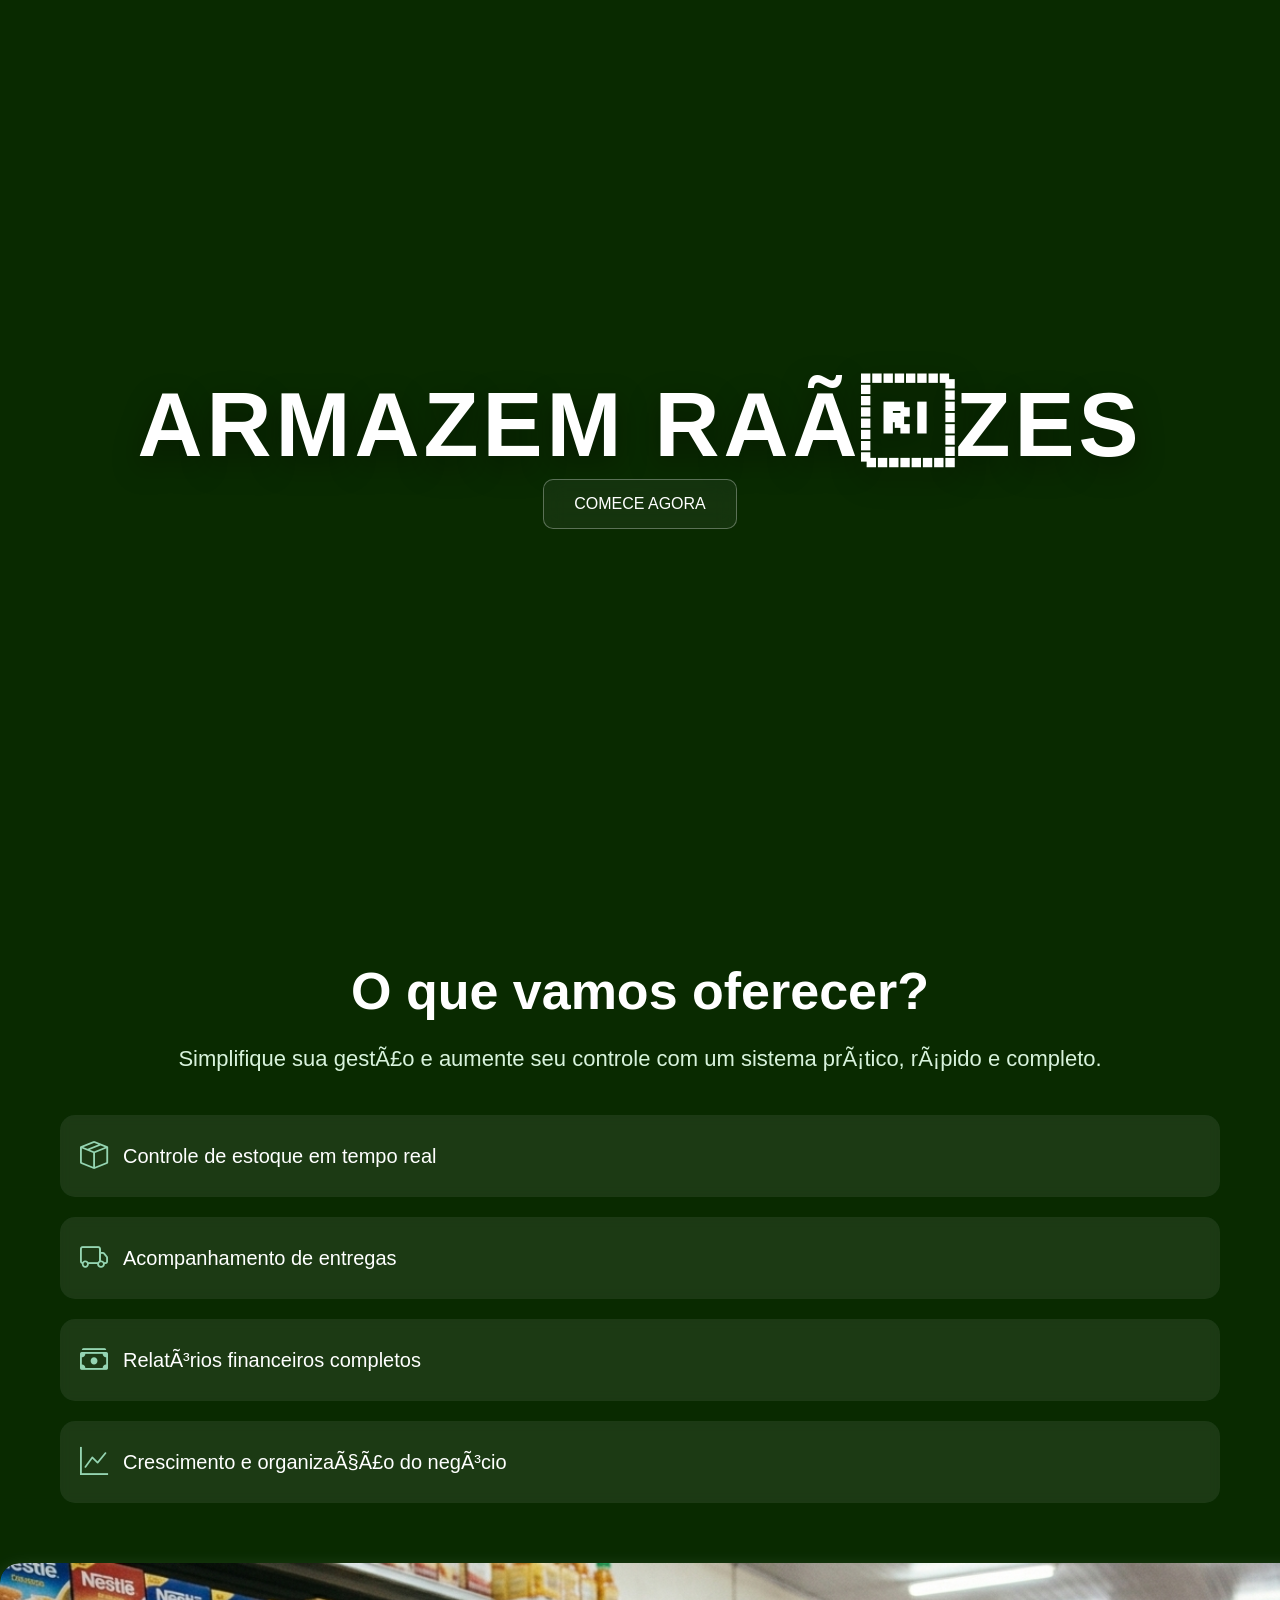
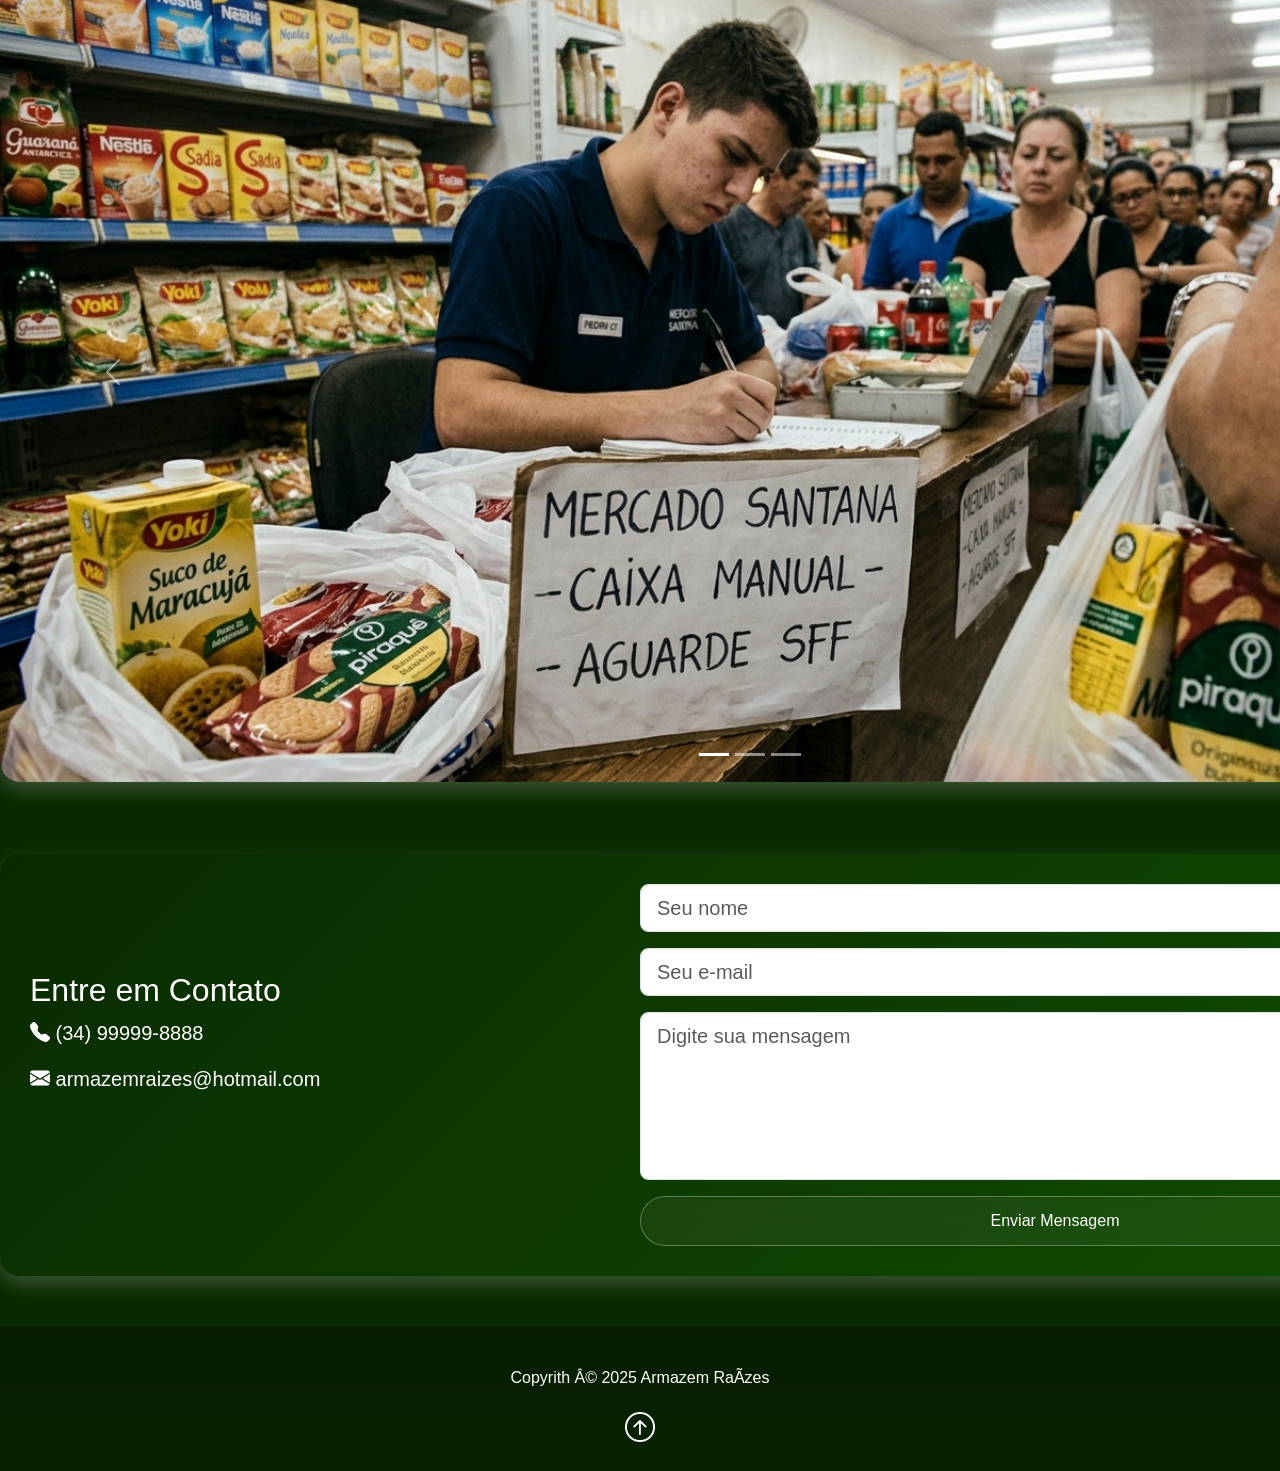
<file: Site%20Bootstrap/index.html>
<!DOCTYPE html>
<html lang="pt-BR>
<head>
    <meta charset="UTF-8">
    <meta name="viewport" content="width=device-width, initial-scale=1.0">
    <title>Armazem Raízes</title>
    <link href="https://cdn.jsdelivr.net/npm/bootstrap@5.3.8/dist/css/bootstrap.min.css" rel="stylesheet"
    integrity="sha384-sRIl4kxILFvY47J16cr9ZwB07vP4J8+LH7qKQnuqkuIAvNWLzeN8tE5YBujZqJLB" crossorigin="anonymous">
    <link rel="stylesheet" href="https://cdn.jsdelivr.net/npm/bootstrap-icons@1.13.1/font/bootstrap-icons.min.css">

  <link rel="stylesheet" href="css/styleI.css">
</head>
<body>
<header>
<div class="centro">
    <h1>ARMAZEM RAÍZES</h1>

    <a href="login.html" class="btn">COMECE AGORA</a>
</div>
<section class="sobre">

    <h1>O que vamos oferecer?</h1>

    <p class="subtitulo">
        Simplifique sua gestão e aumente seu controle com um sistema prático, rápido e completo.
    </p>

    <div class="beneficios">

        <div class="item">
            <i class="bi bi-box-seam"></i>
            <span>Controle de estoque em tempo real</span>
        </div>

        <div class="item">
            <i class="bi bi-truck"></i>
            <span>Acompanhamento de entregas</span>
        </div>

        <div class="item">
            <i class="bi bi-cash-stack"></i>
            <span>Relatórios financeiros completos</span>
        </div>

        <div class="item">
            <i class="bi bi-graph-up"></i>
            <span>Crescimento e organização do negócio</span>
        </div>

    </div>

</section>



<div id="carouselExampleCaptions" class="carousel slide">
  <div class="carousel-indicators">
    <button type="button" data-bs-target="#carouselExampleCaptions" data-bs-slide-to="0" class="active" aria-current="true" aria-label="Slide 1"></button>
    <button type="button" data-bs-target="#carouselExampleCaptions" data-bs-slide-to="1" aria-label="Slide 2"></button>
    <button type="button" data-bs-target="#carouselExampleCaptions" data-bs-slide-to="2" aria-label="Slide 3"></button>
  </div>
  <div class="carousel-inner carosusel">
    <div class="carousel-item active">
      <img src="img/img III.png" class="d-block w-100" alt="...">
    </div>
    <div class="carousel-item">
      <img src="img/imgII.png" class="d-block w-100" alt="...">
    </div>
    <div class="carousel-item">
      <img src="img/imgIIII.png" class="d-block w-100" alt="...">
    </div>
  </div>
  <button class="carousel-control-prev" type="button" data-bs-target="#carouselExampleCaptions" data-bs-slide="prev">
    <span class="carousel-control-prev-icon" aria-hidden="true"></span>
    <span class="visually-hidden">Previous</span>
  </button>
  <button class="carousel-control-next" type="button" data-bs-target="#carouselExampleCaptions" data-bs-slide="next">
    <span class="carousel-control-next-icon" aria-hidden="true"></span>
    <span class="visually-hidden">Next</span>
  </button>
</div>

<br><br><br>

<section>

    <div class="container-box">

      <div class="row align-items-center">

        <div class="col-lg-5 mb-5">

          <h2 class="titulo-section">
            Entre em Contato
          </h2>

          <p class="fs-5">

            <i class="bi bi-telephone-fill"></i>
            (34) 99999-8888

          </p>

          <p class="fs-5">

            <i class="bi bi-envelope-fill"></i>
            armazemraizes@hotmail.com

          </p>

        </div>

        <div class="col-lg-7">

          <div class="form-box">

            <form>

              <div class="mb-3">

                <input type="text"
                  class="form-control form-control-lg"
                  placeholder="Seu nome">

              </div>

              <div class="mb-3">

                <input type="email"
                  class="form-control form-control-lg"
                  placeholder="Seu e-mail">

              </div>

              <div class="mb-3">

                <textarea class="form-control form-control-lg"
                  rows="5"
                  placeholder="Digite sua mensagem"></textarea>

              </div>

              <button class="btn btn-dark btn-lg w-100 rounded-pill">

                Enviar Mensagem

              </button>

            </form>

          </div>

        </div>

      </div>

    </div>

  </section>

<footer style="margin-top: 50px;">
</footer>
<footer>
        <div class="rodape">
        <p>Copyrith © 2025 Armazem Raízes </p>
        <a href="#">
            <i class="bi bi-arrow-up-circle icone"></i>
        </a>
    </div>

    </footer>




      <script src="https://cdn.jsdelivr.net/npm/bootstrap@5.3.8/dist/js/bootstrap.bundle.min.js"
    integrity="sha384-FKyoEForCGlyvwx9Hj09JcYn3nv7wiPVlz7YYwJrWVcXK/BmnVDxM+D2scQbITxI"
    crossorigin="anonymous"></script>
</body>
</html>
</file>
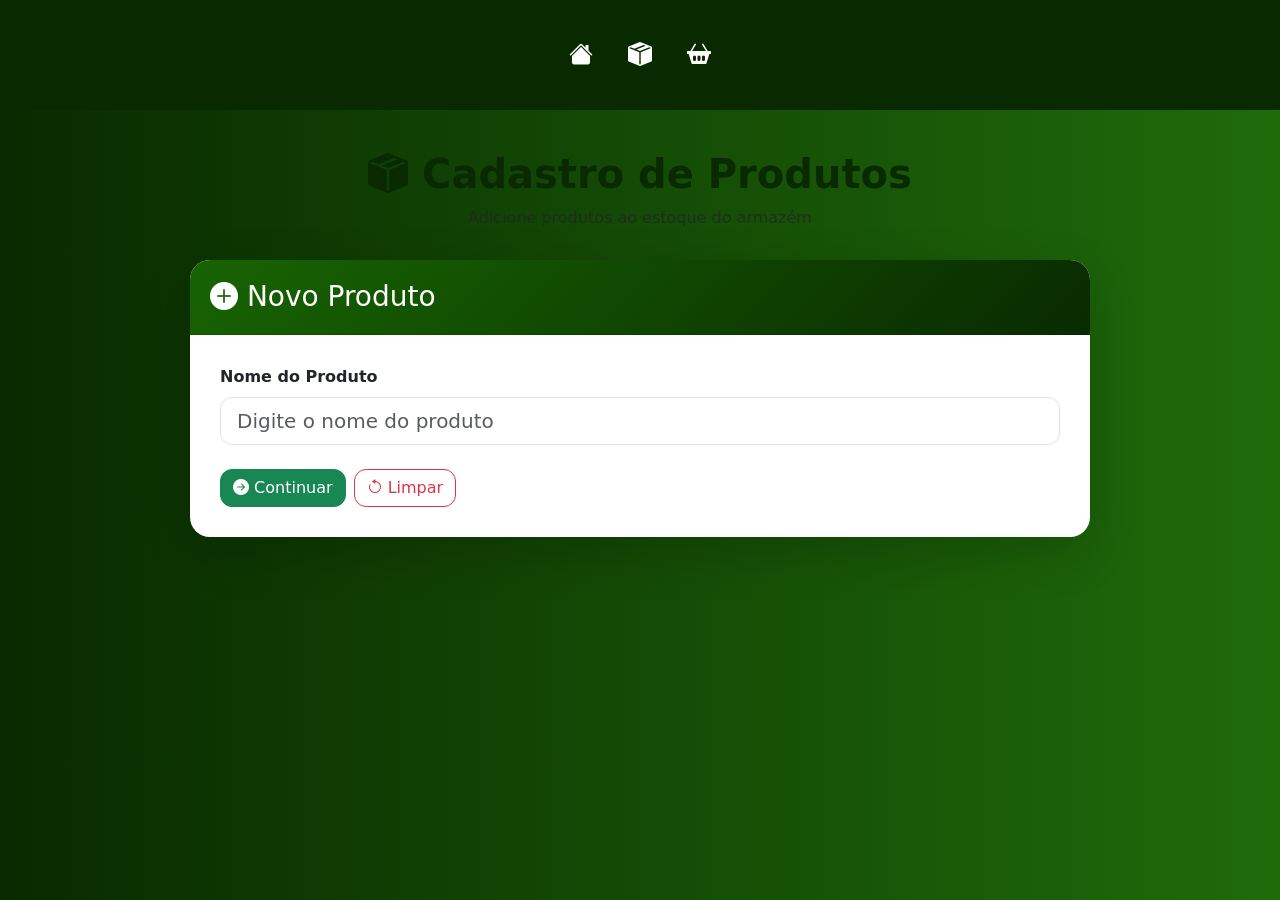
<file: Site%20Bootstrap/armazem.html>
<!DOCTYPE html>
<html lang="pt-BR">

<head>
    <meta charset="UTF-8">
    <meta name="viewport" content="width=device-width, initial-scale=1.0">

    <title>Armazém</title>

    <link href="https://cdn.jsdelivr.net/npm/bootstrap@5.3.8/dist/css/bootstrap.min.css"
        rel="stylesheet"
        integrity="sha384-sRIl4kxILFvY47J16cr9ZwB07vP4J8+LH7qKQnuqkuIAvNWLzeN8tE5YBujZqJLB"
        crossorigin="anonymous">

    <link rel="stylesheet" href="css/profile.css">
    <link rel="stylesheet" href="https://cdn.jsdelivr.net/npm/bootstrap-icons@1.11.3/font/bootstrap-icons.min.css">
    <link rel="stylesheet" href="css/styleV.css">

    <style>
        
    </style>
</head>

<body>

    <nav class="navbar-custom">

        <div class="nav-container">

            <a href="pgI.html" class="nav-link-custom" data-name="Home">
                <i class="bi bi-house-fill"></i>
                <span>Home</span>
            </a>

            <a href="armazem.html" class="nav-link-custom" data-name="Armazem">
                <i class="bi bi-box-seam-fill"></i>
                <span>Armazém</span>
            </a>

            <a href="produtos.html" class="nav-link-custom" data-name="Produtos">
                <i class="bi bi-basket2-fill"></i>
                <span>Produtos</span>
            </a>

        </div>

    </nav>

    <div class="container">

        <div class="page-title">
            <h1>
                <i class="bi bi-box-seam-fill"></i>
                Cadastro de Produtos
            </h1>
            <p class="text-muted">
                Adicione produtos ao estoque do armazém
            </p>
        </div>

        <div class="card shadow-lg card-produto">

            <div class="card-header">
                <h3 class="mb-0">
                    <i class="bi bi-plus-circle-fill"></i>
                    Novo Produto
                </h3>
            </div>

            <div class="card-body">

                <div class="mb-4">
                    <label class="form-label fw-bold">
                        Nome do Produto
                    </label>

                    <input
                        type="text"
                        id="produto"
                        class="form-control form-control-lg"
                        placeholder="Digite o nome do produto">
                </div>

                <div class="d-flex gap-2">


                    <button 
                        class="btn btn-success" 
                        type="button"
                        onclick="mostrarCampos()">
                        <i class="bi bi-arrow-right-circle-fill"></i>
                        Continuar

                    </button>

                    <button
                        type="button"
                        class="btn btn-outline-danger btn"
                        onclick="limparCampos()">

                        <i class="bi bi-arrow-counterclockwise"></i>
                        Limpar

                    </button>

                </div>

                <div id="camposExtras">

                    <hr class="my-4">

                    <div class="row g-3">

                        <div class="col-md-4">

                            <label class="form-label fw-bold">
                                Quantidade
                            </label>

                            <input
                                type="number"
                                id="quantidade"
                                class="form-control"
                                placeholder="Digite a quantidade">

                        </div>

                        <div class="col-md-4">

                            <label class="form-label fw-bold">
                                Preço
                            </label>

                            <div class="input-group">

                                <span class="input-group-text">
                                    R$
                                </span>

                                <input
                                    type="number"
                                    id="preco"
                                    class="form-control"
                                    placeholder="0,00"
                                    step="0.01"
                                    min="0">

                            </div>

                        </div>

                        <div class="col-md-4">

                            <label class="form-label fw-bold">
                                Categoria
                            </label>

                            <input
                                type="text"
                                id="categoria"
                                class="form-control"
                                placeholder="Digite a categoria">

                        </div>

                    </div>

                    <div class="text-end mt-4">

                        <button class="btn btn-success btn-lg">

                            <i class="bi bi-check-circle-fill"></i>
                            Salvar Produto

                        </button>

                    </div>

                </div>

            </div>

        </div>

    </div>

    <footer>
        <div></div>
    </footer>

    <script>
        function mostrarCampos() {
            document.getElementById("camposExtras").style.display = "block";
        }
    </script>

    <script>
        function mostrarCampos() {
            document.getElementById("camposExtras").style.display = "block";
        }

        function limparCampos() {

            document.getElementById("produto").value = "";
            document.getElementById("quantidade").value = "";
            document.getElementById("preco").value = "";
            document.getElementById("categoria").value = "";

            document.getElementById("camposExtras").style.display = "none";
        }
    </script>

    <script src="https://cdn.jsdelivr.net/npm/bootstrap@5.3.8/dist/js/bootstrap.bundle.min.js"
        integrity="sha384-FKyoEForCGlyvwx9Hj09JcYn3nv7wiPVlz7YYwJrWVcXK/BmnVDxM+D2scQbITxI"
        crossorigin="anonymous"></script>

    <script>
        const links = document.querySelectorAll('.nav-link-custom');
        const currentPage = window.location.pathname.split('/').pop();
        const links = document.querySelectorAll('.nav-link-custom');
        const currentPage = window.location.pathname.split('/').pop();

        links.forEach(link => {
            link.classList.remove('active');
            const linkPage = link.getAttribute('href').split('/').pop();

            if (linkPage === currentPage) {
                link.classList.add('active');
            }
        });
    </script>

</body>

</html>
</file>
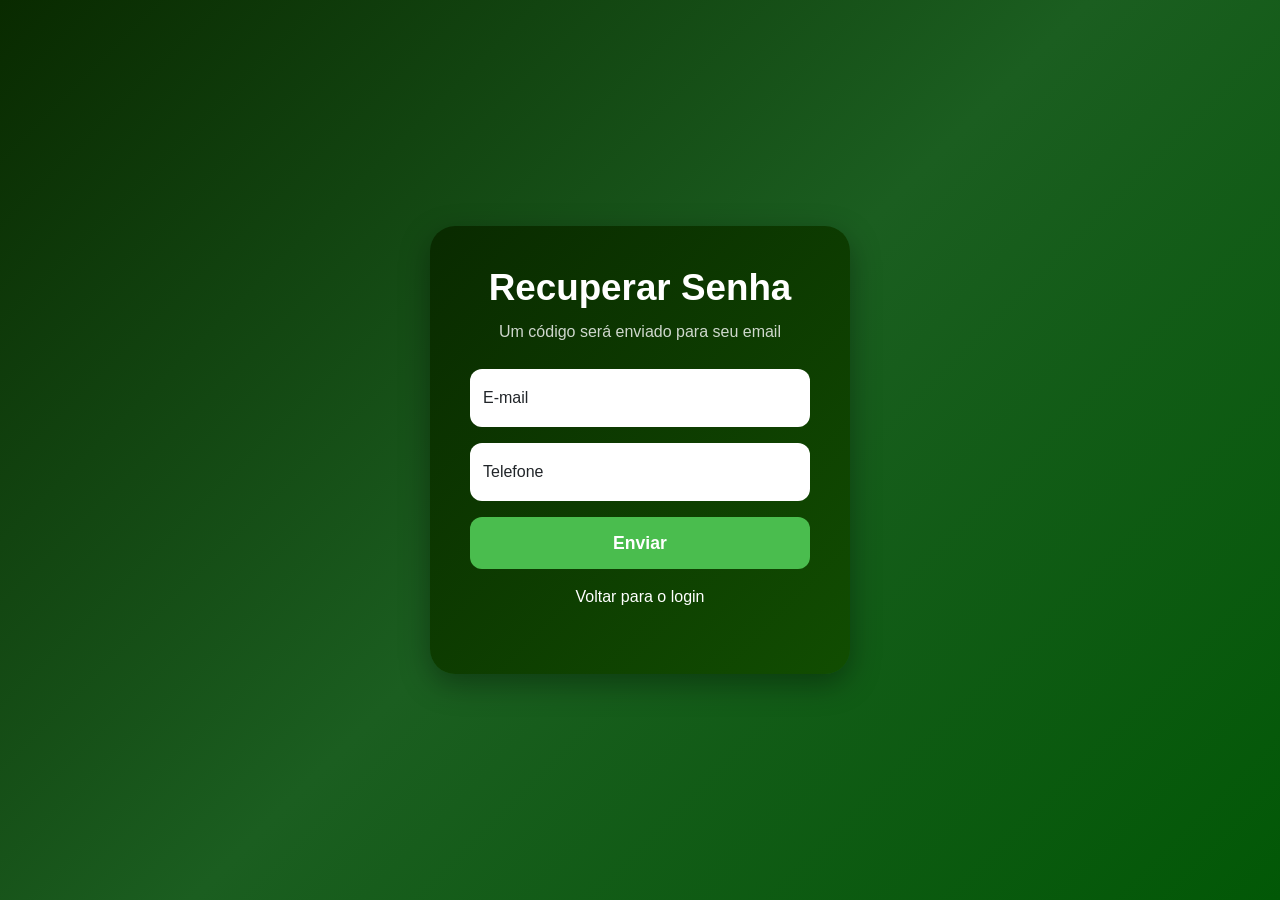
<file: Site%20Bootstrap/forgot.html>
<!DOCTYPE html>
<html lang="pt-BR">

<head>
    <meta charset="UTF-8">
    <meta name="viewport" content="width=device-width, initial-scale=1.0">
    <title>Recuperar Senha - Armazém</title>

    <link href="https://cdn.jsdelivr.net/npm/bootstrap@5.3.8/dist/css/bootstrap.min.css" rel="stylesheet">

    <link rel="stylesheet" href="css/styleII.css">
</head>

<body>

    <div class="login-container">

        <div class="login-card">

            <h1>Recuperar Senha</h1>
            <p>Um código será enviado para seu email</p>

            <div class="form-floating mb-3">
                <input type="email" class="form-control" id="floatingEmail" placeholder="nome@email.com">
                <label for="floatingEmail">E-mail</label>
            </div>

            <div class="form-floating mb-3">
                <input type="tel" class="form-control" id="floatingTelefone" placeholder="(34) 99999-9999">
                <label for="floatingTelefone">Telefone</label>
            </div>

            <div id="codigoDiv" class="form-floating mb-3" style="display: none;">
                <input type="text" class="form-control" id="floatingCodigo" placeholder="Código">
                <label for="floatingCodigo">Digite o código</label>
            </div>

            <button type="button" class="btn btn-login" onclick="mostrarCodigo()">
                Enviar
            </button>

            <p class="mt-3">
    <a href="login.html" class="link-senha" style="color: white;">
        Voltar para o login
    </a>
</p>

        </div>

    </div>

    <script src="https://cdn.jsdelivr.net/npm/bootstrap@5.3.8/dist/js/bootstrap.bundle.min.js"></script>

    <script>
        function mostrarCodigo() {
            document.getElementById("codigoDiv").style.display = "block";
        }
    </script>

</body>

</html>
</file>
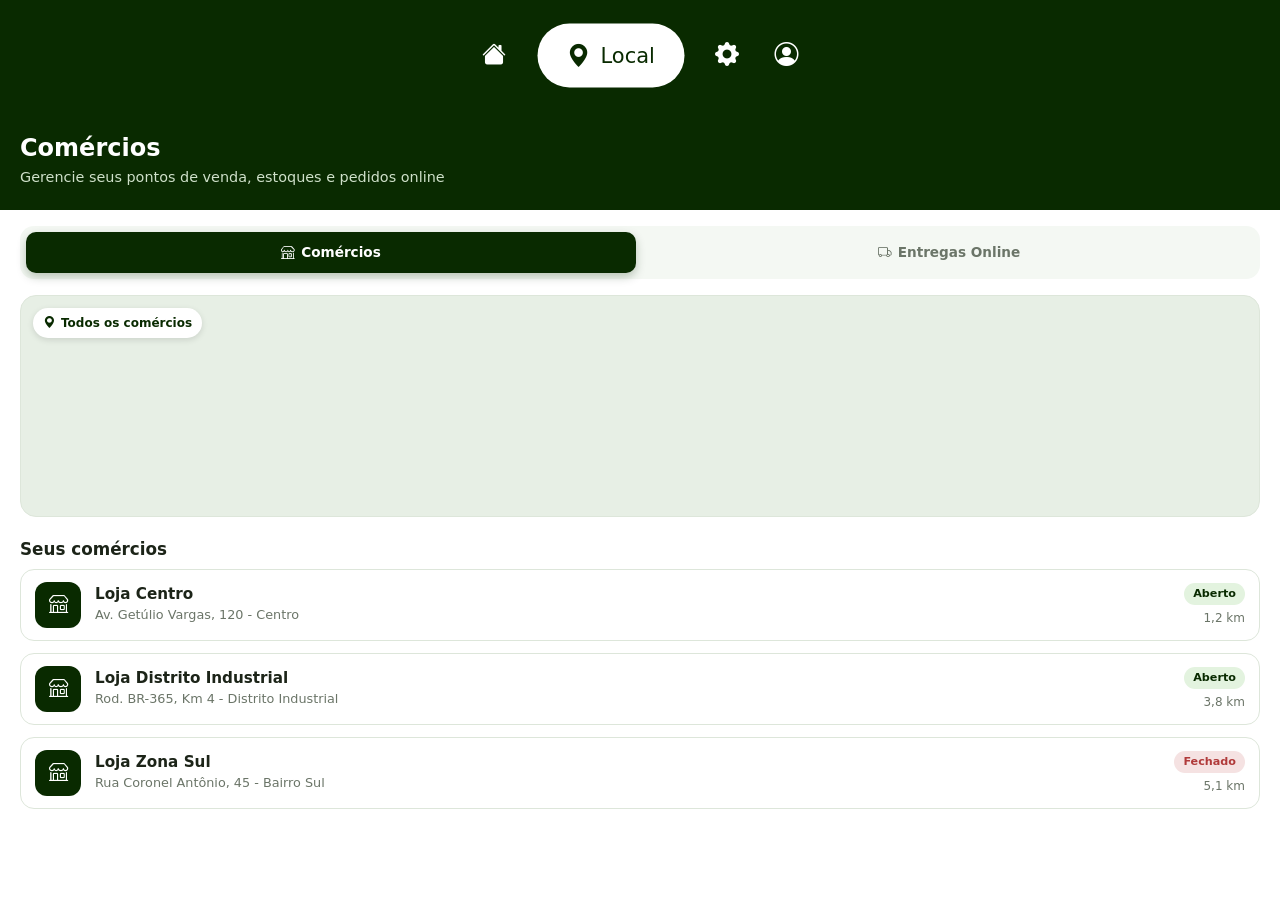
<file: Site%20Bootstrap/location.html>
<!DOCTYPE html>
<html lang="pt-BR">
<head>
    <meta charset="UTF-8">
    <meta name="viewport" content="width=device-width, initial-scale=1.0">
    <title>Localização</title>
    <link href="https://cdn.jsdelivr.net/npm/bootstrap@5.3.8/dist/css/bootstrap.min.css" rel="stylesheet"
    integrity="sha384-sRIl4kxILFvY47J16cr9ZwB07vP4J8+LH7qKQnuqkuIAvNWLzeN8tE5YBujZqJLB" crossorigin="anonymous">
    <link rel="stylesheet" href="css/location.css">
    <link rel="stylesheet" href="https://cdn.jsdelivr.net/npm/bootstrap-icons@1.11.3/font/bootstrap-icons.min.css">
</head>
<body>

    <nav class="navbar-custom">
        <div class="nav-container">

            <a href="pgI.html" class="nav-link-custom" data-name="Home">
                <i class="bi bi-house-fill"></i>
                <span>Home</span>
            </a>

            <a href="location.html" class="nav-link-custom" data-name="Local">
                <i class="bi bi-geo-alt-fill"></i>
                <span>Local</span>
            </a>

            <a href="settings.html" class="nav-link-custom" data-name="Config">
                <i class="bi bi-gear-fill"></i>
                <span>Config</span>
            </a>

            <a href="profile.html" class="nav-link-custom" data-name="Perfil">
                <i class="bi bi-person-circle"></i>
                <span>Perfil</span>
            </a>

        </div>
    </nav>

    <header class="location-header">
        <h1>Comércios</h1>
        <p>Gerencie seus pontos de venda, estoques e pedidos online</p>
    </header>

    <!-- TOGGLE: Comércios x Entregas Online -->
    <div class="mode-toggle">
        <button id="btnStores" class="active" onclick="setMode('stores')">
            <i class="bi bi-shop"></i> Comércios
        </button>
        <button id="btnDelivery" onclick="setMode('delivery')">
            <i class="bi bi-truck"></i> Entregas Online
        </button>
    </div>

    <div id="storesMode">

        <!-- MAPA -->
        <div class="map-wrapper">
            <div class="map-badge">
                <i class="bi bi-geo-alt-fill"></i>
                <span id="mapLabel">Todos os comércios</span>
            </div>
            <iframe id="mapFrame"
                src="https://www.google.com/maps?q=Patos+de+Minas,+MG&output=embed"
                allowfullscreen loading="lazy"></iframe>
        </div>

        <!-- LISTA DE COMÉRCIOS -->
        <h2 class="section-title">Seus comércios</h2>
        <div class="store-list" id="storeList">

            <div class="store-card" data-id="centro" data-lat="-18.5788" data-lng="-46.5188"
                 onclick="selectStore(this)">
                <div class="store-icon"><i class="bi bi-shop"></i></div>
                <div class="store-info">
                    <h3>Loja Centro</h3>
                    <p>Av. Getúlio Vargas, 120 - Centro</p>
                </div>
                <div class="store-status">
                    <span class="status-pill status-open">Aberto</span>
                    <span class="store-distance">1,2 km</span>
                </div>
            </div>

            <div class="store-card" data-id="industrial" data-lat="-18.5701" data-lng="-46.5300"
                 onclick="selectStore(this)">
                <div class="store-icon"><i class="bi bi-shop"></i></div>
                <div class="store-info">
                    <h3>Loja Distrito Industrial</h3>
                    <p>Rod. BR-365, Km 4 - Distrito Industrial</p>
                </div>
                <div class="store-status">
                    <span class="status-pill status-open">Aberto</span>
                    <span class="store-distance">3,8 km</span>
                </div>
            </div>

            <div class="store-card" data-id="sul" data-lat="-18.5950" data-lng="-46.5100"
                 onclick="selectStore(this)">
                <div class="store-icon"><i class="bi bi-shop"></i></div>
                <div class="store-info">
                    <h3>Loja Zona Sul</h3>
                    <p>Rua Coronel Antônio, 45 - Bairro Sul</p>
                </div>
                <div class="store-status">
                    <span class="status-pill status-closed">Fechado</span>
                    <span class="store-distance">5,1 km</span>
                </div>
            </div>

        </div>

        <!-- AÇÕES DA LOJA SELECIONADA -->
        <div class="store-actions" id="storeActions">
            <a href="produtos.html" id="linkWarehouse" class="btn-warehouse">
                <i class="bi bi-building"></i> Ver armazém
            </a>
        </div>

    </div>

    <!-- ===================== MODO ENTREGAS ONLINE ===================== -->
    <div id="deliveryMode" class="delivery-section">

        <div class="delivery-card">
            <i class="bi bi-truck"></i>
            <h3>Pedidos de entrega online</h3>
            <p>Acompanhe e gerencie os pedidos feitos pelos clientes para entrega.</p>
            <a href="delivery.html">
                <i class="bi bi-bag-check-fill"></i> Ver pedidos
            </a>
        </div>

        <div class="delivery-info-list">
            <div class="delivery-info-item">
                <i class="bi bi-clock-history"></i>
                <span>Tempo médio de entrega: até 60 minutos na região central</span>
            </div>
            <div class="delivery-info-item">
                <i class="bi bi-geo-alt"></i>
                <span>Área de cobertura: toda a região de Patos de Minas</span>
            </div>
            <div class="delivery-info-item">
                <i class="bi bi-cash-coin"></i>
                <span>Pagamentos: online ou na entrega</span>
            </div>
        </div>

    </div>


    <script src="https://cdn.jsdelivr.net/npm/bootstrap@5.3.8/dist/js/bootstrap.bundle.min.js"
    integrity="sha384-FKyoEForCGlyvwx9Hj09JcYn3nv7wiPVlz7YYwJrWVcXK/BmnVDxM+D2scQbITxI"
    crossorigin="anonymous"></script>
    <script src="js/location.js"></script>
    <script>
        const links = document.querySelectorAll('.nav-link-custom');
        const currentPage = window.location.pathname.split('/').pop();

        links.forEach(link => {
            link.classList.remove('active');
            const linkPage = link.getAttribute('href').split('/').pop();
            if (linkPage === currentPage) {
                link.classList.add('active');
            }
        });
    </script>
</body>
</html>
</file>
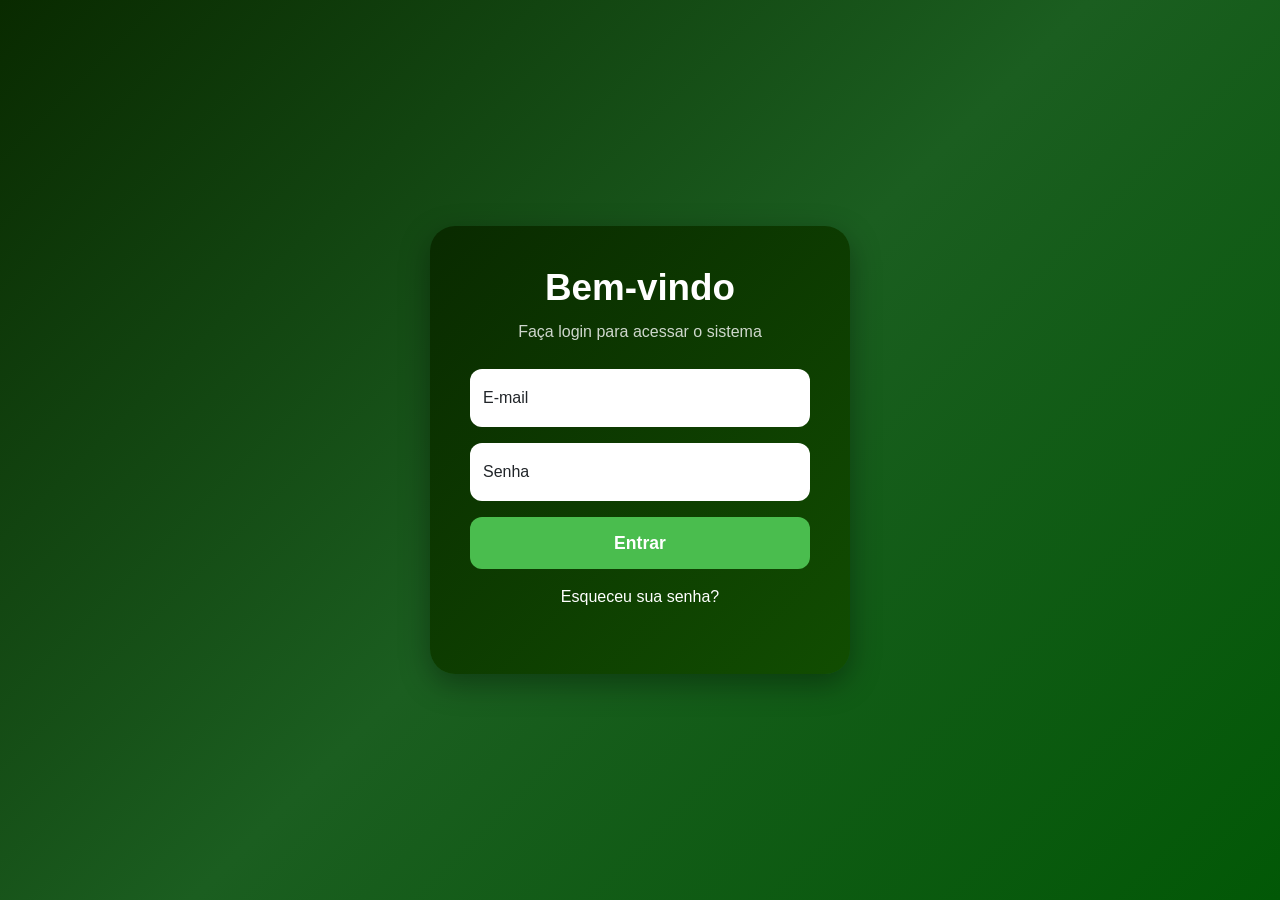
<file: Site%20Bootstrap/login.html>
<!DOCTYPE html>
<html lang="pt-BR">

<head>
    <meta charset="UTF-8">
    <meta name="viewport" content="width=device-width, initial-scale=1.0">
    <title>Login - Armazém</title>

    <link href="https://cdn.jsdelivr.net/npm/bootstrap@5.3.8/dist/css/bootstrap.min.css" rel="stylesheet">

    <link rel="stylesheet" href="css/styleII.css">
</head>

<body>

    <div class="login-container">

        <div class="login-card">

            <h1>Bem-vindo</h1>
            <p>Faça login para acessar o sistema</p>

            <div class="form-floating mb-3">
                <input type="email" class="form-control" id="floatingInput" placeholder="nome@email.com">
                <label for="floatingInput">E-mail</label>
            </div>

            <div class="form-floating mb-3">
                <input type="password" class="form-control" id="floatingPassword" placeholder="Senha">
                <label for="floatingPassword">Senha</label>
            </div>

            <a href="pgI.html" class="btn btn-login">
                Entrar
            </a>

            <p class="mt-3">
                <a href="forgot.html" class="link-senha" style="color: white;">
                    Esqueceu sua senha?
                </a>
            </p>

        </div>

    </div>

    <script src="https://cdn.jsdelivr.net/npm/bootstrap@5.3.8/dist/js/bootstrap.bundle.min.js"></script>

</body>

</html>
</file>
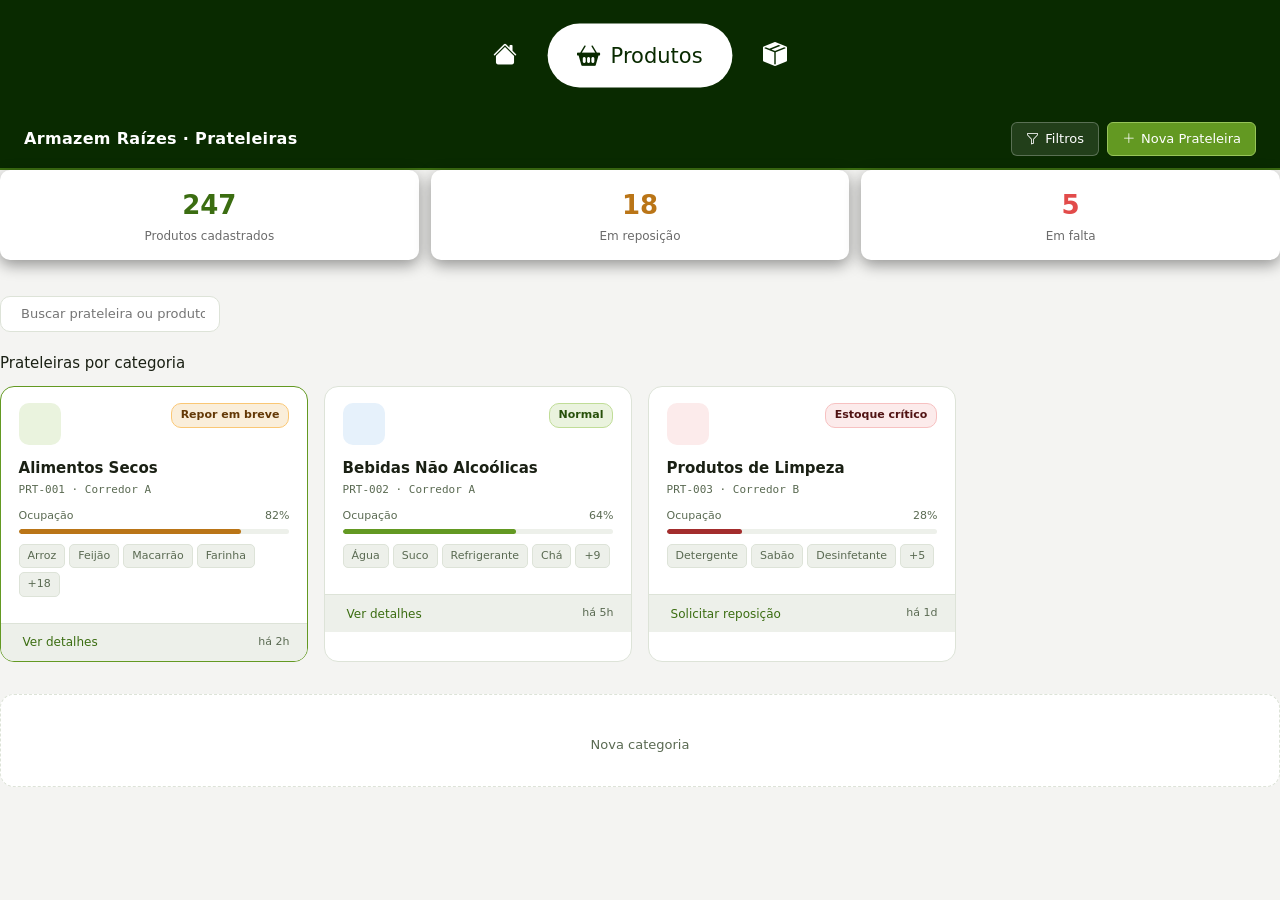
<file: Site%20Bootstrap/produtos.html>
<!DOCTYPE html>
<html lang="pt-BR">

<head>
<meta charset="UTF-8">
    <meta name="viewport" content="width=device-width, initial-scale=1.0">
        <link href="https://cdn.jsdelivr.net/npm/bootstrap@5.3.8/dist/css/bootstrap.min.css" rel="stylesheet"
    integrity="sha384-sRIl4kxILFvY47J16cr9ZwB07vP4J8+LH7qKQnuqkuIAvNWLzeN8tE5YBujZqJLB" crossorigin="anonymous">
    <link rel="stylesheet" href="css/profile.css">
    <link rel="stylesheet" href="https://cdn.jsdelivr.net/npm/bootstrap-icons@1.11.3/font/bootstrap-icons.min.css">
  <link rel="stylesheet" href="css/produt.css">
</head>

<body>
  <nav class="navbar-custom">

    <div class="nav-container">

        <a href="pgI.html" class="nav-link-custom" data-name="Home">
            <i class="bi bi-house-fill"></i>
            <span>Home</span>
        </a>

        <a href="produtos.html" class="nav-link-custom" data-name="Produtos">
            <i class="bi bi-basket2-fill"></i>
            <span>Produtos</span>
        </a>
        <a href="armazem.html" class="nav-link-custom" data-name="Armazem">
            <i class="bi bi-box-seam-fill"></i>
            <span>Armazem</span>
        </a>

    </div>

</nav>
<div class="topbar">
  <div class="topbar-logo">
    Armazem Raízes · Prateleiras
  </div>
  <div class="topbar-actions">
    <button><i class="bi bi-funnel"></i> Filtros</button>
    <button class="btn-primary">
      <i class="bi bi-plus-lg"></i> Nova Prateleira
    </button>
  </div>
</div>
    <div class="stats-grid">
        <div class="stat-card">
            <div class="num num-ok">247</div>
            <div class="lbl">Produtos cadastrados</div>
        </div>
        <div class="stat-card">
            <div class="num num-warn">18</div>
            <div class="lbl">Em reposição</div>
        </div>
        <div class="stat-card">
            <div class="num num-danger">5</div>
            <div class="lbl">Em falta</div>
        </div>
    </div>
  


<div class="shelf-toolbar">
  <div class="shelf-search-box">
    <i class="ti ti-search"></i>
    <input type="text" id="shelfSearch" placeholder="Buscar prateleira ou produto…">
  </div>
</div>

<div class="shelf-section-header">
  <div class="shelf-section-title">
    Prateleiras por categoria
  </div>
</div>


<div class="shelves-grid" id="shelvesGrid">


  <div class="shelf-card featured" data-cat="alimentos" data-name="Alimentos Secos arroz feijão macarrão farinha">
    <div class="shelf-card-header">
      <div class="shelf-icon-wrap" style="background:#eaf3de;">
        <i class="bi bi-fork-knife" style="color:#27500a; font-size:22px;"></i>
      </div>
      <div class="shelf-badges">
        <span class="shelf-pill shelf-pill-amber">Repor em breve</span>
      </div>
    </div>
    <div class="shelf-card-body">
      <div class="shelf-name">Alimentos Secos</div>
      <div class="shelf-code">PRT-001 · Corredor A</div>
      <div class="shelf-capacity-wrap">
        <div class="shelf-capacity-label"><span>Ocupação</span><span>82%</span></div>
        <div class="shelf-capacity-bar"><div class="shelf-capacity-fill shelf-fill-amber" style="width:82%"></div></div>
      </div>
      <div class="shelf-chips">
        <span class="shelf-chip">Arroz</span>
        <span class="shelf-chip">Feijão</span>
        <span class="shelf-chip">Macarrão</span>
        <span class="shelf-chip">Farinha</span>
        <span class="shelf-chip">+18</span>
      </div>
    </div>
    <div class="shelf-card-footer">
      <div class="shelf-footer-action"><i class="ti ti-eye"></i> Ver detalhes</div>
      <div class="shelf-last-update"><i class="ti ti-clock"></i> há 2h</div>
    </div>
  </div>


  <div class="shelf-card" data-cat="bebidas" data-name="Bebidas Não Alcoólicas água suco refrigerante chá">
    <div class="shelf-card-header">
      <div class="shelf-icon-wrap" style="background:#e6f1fb;">
        <i class="ti ti-bottle" style="color:#0c447c; font-size:22px;"></i>
      </div>
      <div class="shelf-badges">
        <span class="shelf-pill shelf-pill-green">Normal</span>
      </div>
    </div>
    <div class="shelf-card-body">
      <div class="shelf-name">Bebidas Não Alcoólicas</div>
      <div class="shelf-code">PRT-002 · Corredor A</div>
      <div class="shelf-capacity-wrap">
        <div class="shelf-capacity-label"><span>Ocupação</span><span>64%</span></div>
        <div class="shelf-capacity-bar"><div class="shelf-capacity-fill shelf-fill-green" style="width:64%"></div></div>
      </div>
      <div class="shelf-chips">
        <span class="shelf-chip">Água</span>
        <span class="shelf-chip">Suco</span>
        <span class="shelf-chip">Refrigerante</span>
        <span class="shelf-chip">Chá</span>
        <span class="shelf-chip">+9</span>
      </div>
    </div>
    <div class="shelf-card-footer">
      <div class="shelf-footer-action"><i class="ti ti-eye"></i> Ver detalhes</div>
      <div class="shelf-last-update"><i class="ti ti-clock"></i> há 5h</div>
    </div>
  </div>

 
  <div class="shelf-card" data-cat="limpeza" data-name="Produtos de Limpeza detergente sabão desinfetante">
    <div class="shelf-card-header">
      <div class="shelf-icon-wrap" style="background:#fcebeb;">
        <i class="ti ti-droplet" style="color:#501313; font-size:22px;"></i>
      </div>
      <div class="shelf-badges">
        <span class="shelf-pill shelf-pill-red">Estoque crítico</span>
      </div>
    </div>
    <div class="shelf-card-body">
      <div class="shelf-name">Produtos de Limpeza</div>
      <div class="shelf-code">PRT-003 · Corredor B</div>
      <div class="shelf-capacity-wrap">
        <div class="shelf-capacity-label"><span>Ocupação</span><span>28%</span></div>
        <div class="shelf-capacity-bar"><div class="shelf-capacity-fill shelf-fill-red" style="width:28%"></div></div>
      </div>
      <div class="shelf-chips">
        <span class="shelf-chip">Detergente</span>
        <span class="shelf-chip">Sabão</span>
        <span class="shelf-chip">Desinfetante</span>
        <span class="shelf-chip">+5</span>
      </div>
    </div>
    <div class="shelf-card-footer">
      <div class="shelf-footer-action"><i class="ti ti-refresh"></i> Solicitar reposição</div>
      <div class="shelf-last-update"><i class="ti ti-clock"></i> há 1d</div>
    </div>
  </div>
      </div>

 
  <div class="shelf-empty">
    <i class="ti ti-plus"></i>
    <span>Nova categoria</span>
  </div>

</div>

  <script src="https://cdn.jsdelivr.net/npm/bootstrap@5.3.8/dist/js/bootstrap.bundle.min.js"
    integrity="sha384-FKyoEForCGlyvwx9Hj09JcYn3nv7wiPVlz7YYwJrWVcXK/BmnVDxM+D2scQbITxI"
    crossorigin="anonymous"></script>
    <script src="https://cdn.jsdelivr.net/npm/bootstrap@5.3.8/dist/js/bootstrap.bundle.min.js"
    integrity="sha384-FKyoEForCGlyvwx9Hj09JcYn3nv7wiPVlz7YYwJrWVcXK/BmnVDxM+D2scQbITxI"
    crossorigin="anonymous"></script>
    <script>
  const links = document.querySelectorAll('.nav-link-custom');
  const currentPage = window.location.pathname.split('/').pop();

  links.forEach(link => {
    link.classList.remove('active');
    const linkPage = link.getAttribute('href').split('/').pop();
    if (linkPage === currentPage) {
      link.classList.add('active');
    }
  });
</script>
</body>

</html>
</file>
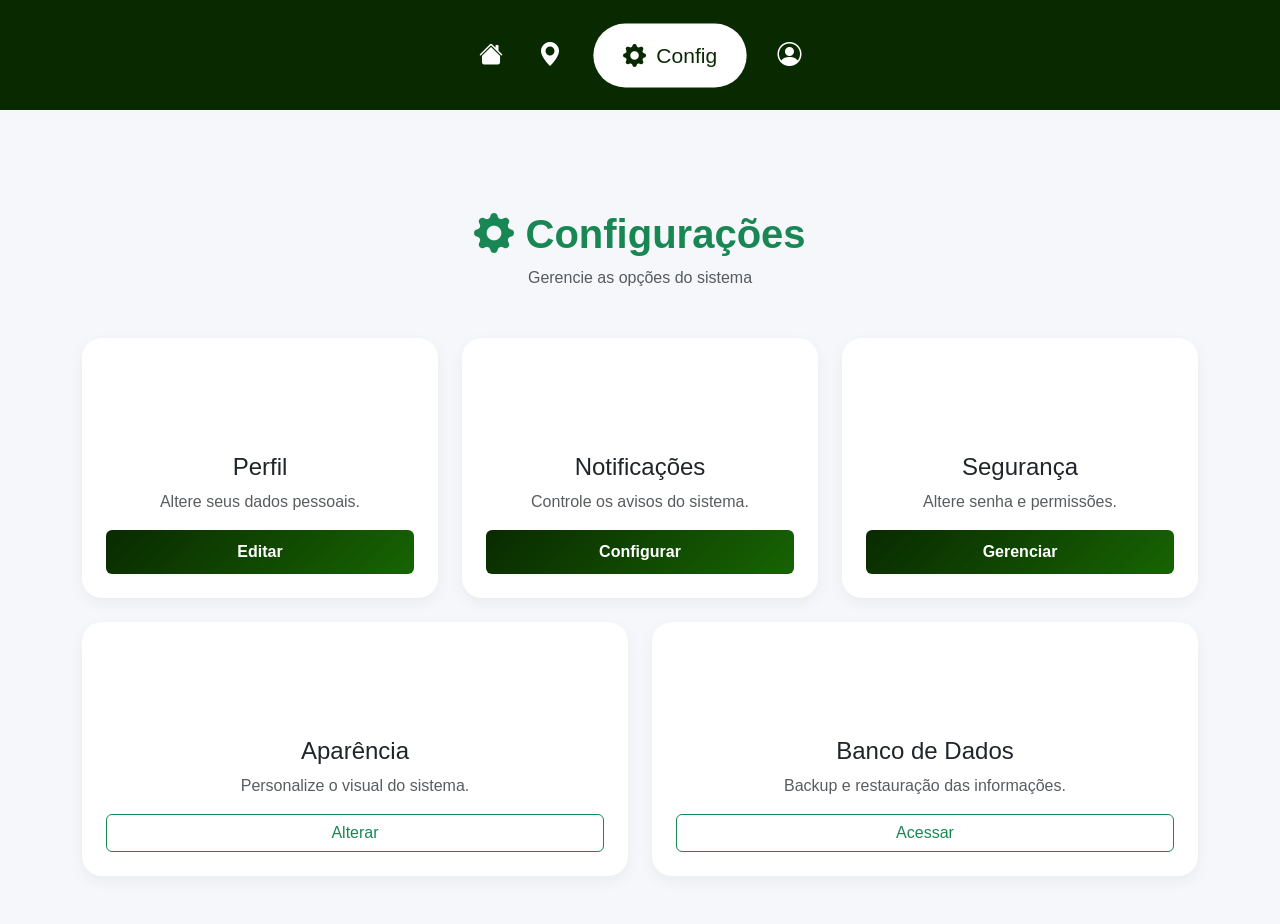
<file: Site%20Bootstrap/settings.html>
<!DOCTYPE html>
<html lang="pt-BR">
<head>
    <meta charset="UTF-8">
    <meta name="viewport" content="width=device-width, initial-scale=1.0">
    <title>Configurações</title>

    <link href="https://cdn.jsdelivr.net/npm/bootstrap@5.3.3/dist/css/bootstrap.min.css" rel="stylesheet">
    <link href="https://cdn.jsdelivr.net/npm/bootstrap-icons@1.11.3/font/bootstrap-icons.min.css" rel="stylesheet">
    <link rel="stylesheet" href="css/styleIV.css">

    <style>
        body {
            background: #f5f7fa;
        }

        .titulo {
            margin-top: 40px;
            text-align: center;
        }

        .titulo h1 {
            font-weight: bold;
            color: #198754;
        }

        .card-config {
            border: none;
            border-radius: 20px;
            transition: transform 0.3s ease, box-shadow 0.3s ease;
            cursor: pointer;
            box-shadow: 0 5px 15px rgba(0, 0, 0, 0.05);
        }

        .card-config:hover {
            transform: translateY(-8px);
            box-shadow: 0 8px 25px rgba(0, 0, 0, 0.1);
        }

        .icone {
            font-size: 50px;
            color: #198754;
        }
    </style>
</head>
<body>

<nav class="navbar-custom">
    <div class="nav-container">
        <a href="pgI.html" class="nav-link-custom">
            <i class="bi bi-house-fill"></i>
            <span>Home</span>
        </a>
        <a href="location.html" class="nav-link-custom">
            <i class="bi bi-geo-alt-fill"></i>
            <span>Local</span>
        </a>
        <a href="settings.html" class="nav-link-custom">
            <i class="bi bi-gear-fill"></i>
            <span>Config</span>
        </a>
        <a href="profile.html" class="nav-link-custom">
            <i class="bi bi-person-circle"></i>
            <span>Perfil</span>
        </a>
    </div>
</nav>

<div class="container mb-5">
    
    <div class="titulo">
        <h1><i class="bi bi-gear-fill"></i> Configurações</h1>
        <p class="text-muted">Gerencie as opções do sistema</p>
    </div>

    <div class="row mt-4 g-4">
        
        <div class="col-md-4">
            <div class="card card-config p-4 text-center">
                <div class="icone"><i class="bi bi-person-fill"></i></div>
                <h4 class="mt-3">Perfil</h4>
                <p class="text-muted">Altere seus dados pessoais.</p>
                <button class="btn btn-success w-100">Editar</button>
            </div>
        </div>

        <div class="col-md-4">
            <div class="card card-config p-4 text-center">
                <div class="icone"><i class="bi bi-bell-fill"></i></div>
                <h4 class="mt-3">Notificações</h4>
                <p class="text-muted">Controle os avisos do sistema.</p>
                <button class="btn btn-success w-100">Configurar</button>
            </div>
        </div>

        <div class="col-md-4">
            <div class="card card-config p-4 text-center">
                <div class="icone"><i class="bi bi-shield-lock-fill"></i></div>
                <h4 class="mt-3">Segurança</h4>
                <p class="text-muted">Altere senha e permissões.</p>
                <button class="btn btn-success w-100">Gerenciar</button>
            </div>
        </div>

        <div class="col-md-6">
            <div class="card card-config p-4 text-center">
                <div class="icone"><i class="bi bi-moon-stars-fill"></i></div>
                <h4 class="mt-3">Aparência</h4>
                <p class="text-muted">Personalize o visual do sistema.</p>
                <button class="btn btn-outline-success w-100">Alterar</button>
            </div>
        </div>

        <div class="col-md-6">
            <div class="card card-config p-4 text-center">
                <div class="icone"><i class="bi bi-database-fill"></i></div>
                <h4 class="mt-3">Banco de Dados</h4>
                <p class="text-muted">Backup e restauração das informações.</p>
                <button class="btn btn-outline-success w-100">Acessar</button>
            </div>
        </div>

    </div>
</div>

<script src="https://cdn.jsdelivr.net/npm/bootstrap@5.3.3/dist/js/bootstrap.bundle.min.js"></script>

<script>
    const currentPage = window.location.pathname;
    
    document.querySelectorAll('.nav-link-custom').forEach(link => {
        link.classList.remove('active');
        // Se a URL atual terminar com o href do link, adiciona a classe active
        if (currentPage.endsWith(link.getAttribute('href'))) {
            link.classList.add('active');
        }
    });
</script>

</body>
</html>
</file>
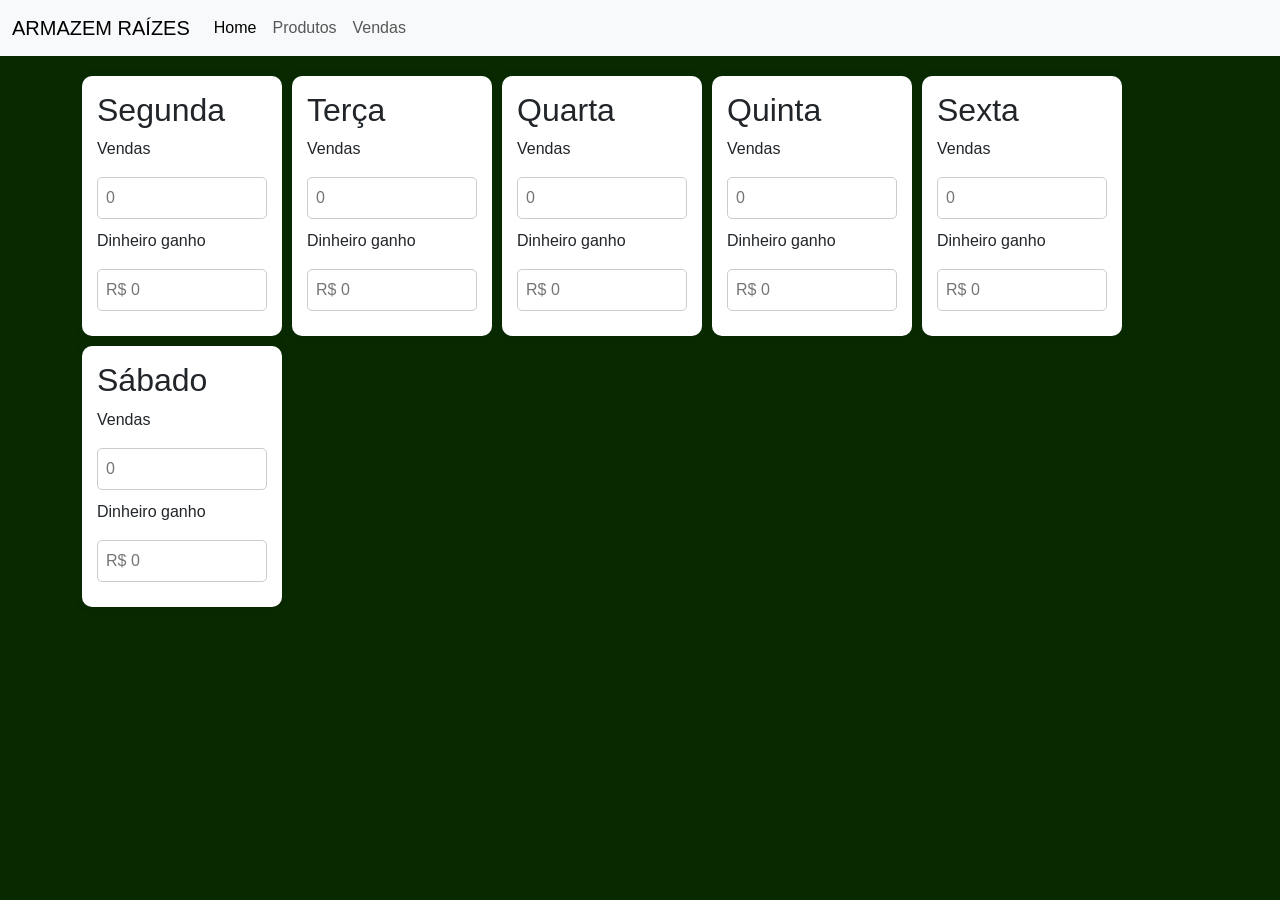
<file: Site%20Bootstrap/vendas.html>
<!DOCTYPE html>
<html lang="pt-BR">
<head>
    <meta charset="UTF-8">
    <meta name="viewport" content="width=device-width, initial-scale=1.0">
    <title>Vendas</title>
        <link href="https://cdn.jsdelivr.net/npm/bootstrap@5.3.8/dist/css/bootstrap.min.css" rel="stylesheet"
    integrity="sha384-sRIl4kxILFvY47J16cr9ZwB07vP4J8+LH7qKQnuqkuIAvNWLzeN8tE5YBujZqJLB" crossorigin="anonymous">
    <link rel="stylesheet" href="css/styleIV.css">
    <link rel="stylesheet" href="https://cdn.jsdelivr.net/npm/bootstrap-icons@1.11.3/font/bootstrap-icons.min.css">
      <link rel="stylesheet" href="css/vendas.css">
</head>
<body>
    <nav class="navbar navbar-expand-lg bg-body-tertiary">
    <div class="container-fluid">
    <a class="navbar-brand" href="#">ARMAZEM RAÍZES</a>
    <button class="navbar-toggler" type="button" data-bs-toggle="collapse" data-bs-target="#navbarNavAltMarkup" aria-controls="navbarNavAltMarkup" aria-expanded="false" aria-label="Toggle navigation">
      <span class="navbar-toggler-icon"></span>
    </button>
    <div class="collapse navbar-collapse" id="navbarNavAltMarkup">
      <div class="navbar-nav">
        <a class="nav-link active" aria-current="page" href="pgI.html">Home</a>
        <a class="nav-link" href="produtos.html">Produtos</a>
        <a class="nav-link" href="vendas.html">Vendas</a>
      </div>
    </div>
  </div>
  </nav>
<div class="container">

    <div class="dia">
        <h2>Segunda</h2>

        <p>Vendas</p>
        <input type="number" placeholder="0" min="1">

        <p>Dinheiro ganho</p>
        <input type="number" placeholder="R$ 0">

    </div>

    <div class="dia">
        <h2>Terça</h2>

        <p>Vendas</p>
        <input type="number" placeholder="0" min="1">

        <p>Dinheiro ganho</p>
        <input type="number" placeholder="R$ 0">

    </div>

    <div class="dia">
        <h2>Quarta</h2>

        <p>Vendas</p>
        <input type="number" placeholder="0" min="1">

        <p>Dinheiro ganho</p>
        <input type="number" placeholder="R$ 0">

    </div>
    <div class="dia">
        <h2>Quinta</h2>

        <p>Vendas</p>
        <input type="number" placeholder="0" min="1">

        <p>Dinheiro ganho</p>
        <input type="number" placeholder="R$ 0">

    </div>
    <div class="dia">
        <h2>Sexta</h2>

        <p>Vendas</p>
        <input type="number" placeholder="0" min="1">

        <p>Dinheiro ganho</p>
        <input type="number" placeholder="R$ 0">

    </div>
    <div class="dia">
        <h2>Sábado</h2>

        <p>Vendas</p>
        <input type="number" placeholder="0" min="1">

        <p>Dinheiro ganho</p>
        <input type="number" placeholder="R$ 0">

    </div>
</div>
        <script src="https://cdn.jsdelivr.net/npm/bootstrap@5.3.8/dist/js/bootstrap.bundle.min.js"
        integrity="sha384-FKyoEForCGlyvwx9Hj09JcYn3nv7wiPVlz7YYwJrWVcXK/BmnVDxM+D2scQbITxI"
        crossorigin="anonymous"></script>
</body>
</html>
</file>
<file: Site%20Bootstrap/css/styleI.css>
body {
    margin: 0;
    background-color: #092a00;
    color: white;
    font-family: Arial, sans-serif;
}


.centro {
    height: 100vh;
    display: flex;
    flex-direction: column;
    justify-content: center;
    align-items: center;
    text-align: center;
    padding: 20px;
}

.centro h1 {
    font-size: 90px;
    font-weight: 700;
    letter-spacing: 4px;
    text-shadow: 0 10px 30px rgba(0,0,0,0.4);
    margin: 0;
}


.conteudo {
    padding: 150px 20px;  
    text-align: left;  
}

.btn {
    padding: 12px 30px;
    font-size: 16px;
    border: 1px solid rgba(255,255,255,0.3);
    background: rgba(255,255,255,0.05);
    color: white;
    cursor: pointer;
    border-radius: 10px;
    text-decoration: none;
    transition: 0.3s ease;
    backdrop-filter: blur(10px);
}

.btn:hover {
    transform: translateY(-3px);
    background: white;
    color: black;
    box-shadow: 0 10px 30px rgba(255,255,255,0.2);
}

.carousel{
    width: 1500px; 
    margin: auto; 

    border-radius: 20px;
    overflow: hidden;

    box-shadow: 0 8px 20px rgba(255, 255, 255, 0.2);

}
.carousel img{
    width: 0%;
    
    object-fit: cover;

    border-radius: 20px;
}


.rodape{
    background: linear-gradient(180deg, #061d00, #082200);
    width: 100%;
    padding: 40px 0px 20px;
    margim-top: 10px;
    text-align: center;
    color:#ffffff;
}
.icone{
    align-items: center;
    justify-content: center;
    font-size:30px;
    color: #ffffff;
}
.sobre{
    color: white;
    padding: 60px;
}

.sobre h1{
    text-align: center;
    font-size: 52px;
    font-weight: 700;
    margin-bottom: 20px;
}

.subtitulo{
    text-align: center;
    font-size: 22px;
    color: #d8f3dc;
    margin-bottom: 40px;
}

.beneficios{
    display: flex;
    flex-direction: column;
    gap: 20px;
}

.item{
    background: rgba(255,255,255,0.08);

    padding: 20px;

    border-radius: 15px;

    font-size: 20px;

    display: flex;
    align-items: center;
    gap: 15px;

    backdrop-filter: blur(5px);

    transition: 0.3s;
}

.item:hover{
    transform: translateX(10px);
    background: rgba(255,255,255,0.15);
}

.item i{
    font-size: 28px;
    color: #95d5b2;
}
.container-box {
    background: linear-gradient(135deg, #092a00, #114d01);
    color: white;
    padding: 30px;
    border-radius: 20px;

    width: 1500px;
    margin: 0 auto;

    box-shadow: 0 8px 20px rgba(255, 255, 255, 0.2);
}
</file>
<file: Site%20Bootstrap/css/profile.css>
.navbar-custom{
    width: 100%;
    height: 110px;
    background: #092a00;

    display: flex;
    justify-content: center;
    align-items: center;
}

.nav-container{
    display: flex;
    align-items: center;
    gap: 35px;
}

/* Item padrão */
.nav-link-custom{
    color: white;
    font-size: 24px;
    text-decoration: none;

    display: flex;
    align-items: center;
    justify-content: center;

    transition: all 0.3s ease;
}

/* Hover */
.nav-link-custom:hover{
    color: white;
    transform: translateY(-4px);
}

/* Item ativo */
.nav-link-custom.active{
    background: white;
    color: #092a00;

    padding: 14px 28px;
    border-radius: 40px;

    gap: 10px;
    font-size: 20px;

    transform: scale(1.05);

    animation: pulse 0.3s ease;
}

.nav-link-custom.active i{
    font-size: 22px;
}

/* Esconde texto dos itens não ativos */
.nav-link-custom span{
    display: none;
}

/* Mostra texto apenas no ativo */
.nav-link-custom.active span{
    display: inline;
}

@keyframes pulse{
    0%{
        transform: scale(0.8);
        opacity: 0.5;
    }

    100%{
        transform: scale(1.05);
        opacity: 1;
    }
}
body {
    background: #f4f4f2;
}

.content {
    max-width: 100%;
    margin: 0;
    padding: 2rem 2rem 3rem;
}

.profile-header {
    background: #ffffff;
    border: 1px solid #e4e4e0;
    border-radius: 16px;
    padding: 1.5rem;
    display: flex;
    align-items: center;
    gap: 1.25rem;
    margin-bottom: 1.25rem;
}

.avatar {
    width: 64px;
    height: 64px;
    border-radius: 50%;
    background: #092a00;
    display: flex;
    align-items: center;
    justify-content: center;
    color: white;
    font-size: 22px;
    font-weight: 500;
    flex-shrink: 0;
}

.profile-info { flex: 1; }

.profile-info h2 {
    font-size: 18px;
    font-weight: 600;
    color: #1a1a1a;
    margin: 0 0 4px;
}

.profile-info p {
    font-size: 13px;
    color: #6b6b6b;
    margin: 0 0 8px;
}

.badge-admin {
    display: inline-flex;
    align-items: center;
    gap: 4px;
    background: #e8f5e3;
    color: #092a00;
    font-size: 12px;
    padding: 3px 10px;
    border-radius: 20px;
    font-weight: 500;
}

.stats-grid {
    display: grid;
    grid-template-columns: repeat(3, 1fr);
    gap: 12px;
    margin-bottom: 1.25rem;
}

.stat-card {
    background: #ebebeb;
    border-radius: 10px;
    padding: 1rem;
    text-align: center;
}

.stat-card .num {
    font-size: 26px;
    font-weight: 600;
}

.stat-card .lbl {
    font-size: 12px;
    color: #6b6b6b;
    margin-top: 4px;
    line-height: 1.3;
}

.num-ok     { color: #3B6D11; }
.num-warn   { color: #BA7517; }
.num-danger { color: #E24B4A; }

.logout-btn {
    display: flex;
    align-items: center;
    gap: 8px;
    color: #A32D2D;
    font-size: 14px;
    background: none;
    border: none;
    cursor: pointer;
    padding: 0;
    font-family: inherit;
    margin-top: 8px;
}

.logout-btn:hover {
    color: #791F1F;
}
</file>
<file: Site%20Bootstrap/css/styleV.css>
body{
    background: linear-gradient(to right, #092a00, #1f6b0a);
    min-height: 100vh;
}

.container-formulario{
    display: flex;
    justify-content: center;
    align-items: center;
    min-height: calc(100vh - 100px);
}

.formulario{
    width: 450px;
    background: white;
    padding: 35px;
    border-radius: 15px;
    box-shadow: 0px 8px 20px rgba(0,0,0,0.3);
}

.formulario h3{
    text-align: center;
    margin-bottom: 25px;
    color: #198754;
    font-weight: bold;
}

.form-control{
    border-radius: 10px;
}


.body {
            background-color: #f4f6f9;
        }

        .page-title {
            text-align: center;
            margin-top: 40px;
            margin-bottom: 30px;
        }

        .page-title h1 {
            font-weight: 700;
            color: #092a00;
        }

        .card-produto {
            max-width: 900px;
            margin: auto;
            border: none;
            border-radius: 20px;
            overflow: hidden;
        }

        .card-produto .card-header {
            background: linear-gradient(135deg, #176402, #092a00);
            color: white;
            padding: 20px;
        }

        .card-produto .card-body {
            padding: 30px;
        }

        .form-control {
            border-radius: 12px;
        }

        .btn {
            border-radius: 12px;
        }
        .btn-lg{
            background-color: #092a00;
        }

        .card-produto:hover {
            transform: translateY(-3px);
            transition: 0.3s;
        }

        #camposExtras {
            display: none;
        }

        .navbar-custom {
            margin-bottom: 30px;
        }

@keyframes pulse{
    0%{
        transform: scale(0.8);
        opacity: 0.5;
    }

.icone{
    text-align: center;
    font-size: 60px;
    margin-bottom: 15px;
}
</file>
<file: Site%20Bootstrap/css/styleII.css>
* {
    margin: 0;
    padding: 0;
    box-sizing: border-box;
}

body {
    min-height: 100vh;
    display: flex;
    justify-content: center;
    align-items: center;

    background: linear-gradient(
        135deg,
        #092a00,
        #1b5e20,
        #025806
    );

    font-family: Arial, Helvetica, sans-serif;
}

.login-container {
    width: 100%;
    display: flex;
    justify-content: center;
    align-items: center;
    padding: 20px;
}

.login-card {
    width: 100%;
    max-width: 420px;
    padding: 40px;

    background: linear-gradient(135deg, #092a00, #114d01);

    border-radius: 25px;

    box-shadow: 0 10px 30px rgba(0, 0, 0, 0.35);

    text-align: center;

}
.login-card h1 {
    color: white;
    font-size: 2.3rem;
    font-weight: bold;
    margin-bottom: 10px;
}

.login-card p {
    color: rgba(255,255,255,0.8);
    margin-bottom: 25px;
}

.form-control {
    border-radius: 12px;
    border: none;
}

.form-control:focus {
    box-shadow: 0 0 15px rgba(0, 0, 0, 0.5);
}

.btn-login {
    width: 100%;
    padding: 12px;

    background: #4abd4e;
    color: white;

    font-size: 1.1rem;
    font-weight: bold;

    border-radius: 12px;

    transition: 0.3s;
}

.btn-login:hover {
    background: #ffffff;
    transform: translateY(-2px);
}

.link-senha {
    color: #d4ffd6;
    text-decoration: none;
}

.link-senha:hover {
    text-decoration: underline;
    color: white;
}
</file>
<file: Site%20Bootstrap/css/location.css>
.navbar-custom{
    width: 100%;
    height: 110px;
    background: #092a00;

    display: flex;
    justify-content: center;
    align-items: center;
}

.nav-container{
    display: flex;
    align-items: center;
    gap: 35px;
}


.nav-link-custom{
    color: white;
    font-size: 24px;
    text-decoration: none;

    display: flex;
    align-items: center;
    justify-content: center;

    transition: all 0.3s ease;
}


.nav-link-custom:hover{
    color: white;
    transform: translateY(-4px);
}


.nav-link-custom.active{
    background: white;
    color: #092a00;

    padding: 14px 28px;
    border-radius: 40px;

    gap: 10px;
    font-size: 20px;

    transform: scale(1.05);

    animation: pulse 0.3s ease;
}

.nav-link-custom.active i{
    font-size: 22px;
}

.nav-link-custom span{
    display: none;
}

.nav-link-custom.active span{
    display: inline;
}

@keyframes pulse{
    0%{
        transform: scale(0.8);
        opacity: 0.5;
    }

    100%{
        transform: scale(1.05);
        opacity: 1;
    }
}
:root {
    --brand: #092a00;
    --brand-light: #e7efe5;
    --brand-soft: #f4f8f3;
    --text-main: #1c2418;
    --text-muted: #6b7568;
    --border: #dde6da;
}

* {
    box-sizing: border-box;
}

body {
    margin: 0;
    background: #ffffff;
    color: var(--text-main);
    font-family: 'Segoe UI', system-ui, -apple-system, sans-serif;
    padding-bottom: 24px;
}

.location-header {
    background: var(--brand);
    color: #ffffff;
    padding: 24px 20px 22px;
}

.location-header h1 {
    margin: 0;
    font-size: 1.5rem;
    font-weight: 700;
}

.location-header p {
    margin: 4px 0 0;
    font-size: 0.9rem;
    color: #cfe0c9;
}

.mode-toggle {
    display: flex;
    gap: 8px;
    margin: 16px 20px 0;
    background: var(--brand-soft);
    border-radius: 14px;
    padding: 6px;
}

.mode-toggle button {
    flex: 1;
    border: none;
    background: transparent;
    padding: 10px 8px;
    border-radius: 10px;
    font-weight: 600;
    font-size: 0.85rem;
    color: var(--text-muted);
    display: flex;
    align-items: center;
    justify-content: center;
    gap: 6px;
    transition: all 0.2s ease;
}

.mode-toggle button.active {
    background: var(--brand);
    color: #ffffff;
    box-shadow: 0 4px 10px rgba(9, 42, 0, 0.25);
}

.map-wrapper {
    margin: 16px 20px 0;
    border-radius: 16px;
    overflow: hidden;
    border: 1px solid var(--border);
    background: var(--brand-light);
    position: relative;
}

.map-wrapper iframe {
    width: 100%;
    height: 220px;
    display: block;
    border: 0;
}

.map-badge {
    position: absolute;
    top: 12px;
    left: 12px;
    background: #ffffff;
    color: var(--brand);
    font-size: 0.75rem;
    font-weight: 600;
    padding: 6px 10px;
    border-radius: 20px;
    display: flex;
    align-items: center;
    gap: 6px;
    box-shadow: 0 2px 6px rgba(0,0,0,0.12);
}

.section-title {
    margin: 22px 20px 10px;
    font-size: 1.05rem;
    font-weight: 700;
    color: var(--text-main);
}

.store-list {
    display: flex;
    flex-direction: column;
    gap: 12px;
    padding: 0 20px;
}

.store-card {
    display: flex;
    align-items: center;
    gap: 14px;
    background: #ffffff;
    border: 1px solid var(--border);
    border-radius: 14px;
    padding: 12px 14px;
    cursor: pointer;
    transition: border-color 0.2s ease, box-shadow 0.2s ease;
}

.store-card:hover {
    border-color: var(--brand);
    box-shadow: 0 4px 12px rgba(9, 42, 0, 0.08);
}

.store-card.selected {
    border-color: var(--brand);
    background: var(--brand-soft);
}

.store-icon {
    width: 46px;
    height: 46px;
    flex-shrink: 0;
    border-radius: 12px;
    background: var(--brand);
    color: #ffffff;
    display: flex;
    align-items: center;
    justify-content: center;
    font-size: 1.2rem;
}

.store-info {
    flex: 1;
    min-width: 0;
}

.store-info h3 {
    margin: 0;
    font-size: 0.95rem;
    font-weight: 700;
    color: var(--text-main);
}

.store-info p {
    margin: 2px 0 0;
    font-size: 0.8rem;
    color: var(--text-muted);
}

.store-status {
    display: flex;
    flex-direction: column;
    align-items: flex-end;
    gap: 4px;
    flex-shrink: 0;
}

.status-pill {
    font-size: 0.7rem;
    font-weight: 600;
    padding: 3px 9px;
    border-radius: 20px;
}

.status-open {
    background: #e3f3df;
    color: #092a00;
}

.status-closed {
    background: #f5e2e2;
    color: #b03a3a;
}

.store-distance {
    font-size: 0.75rem;
    color: var(--text-muted);
}

.store-actions {
    display: none;
    padding: 0 20px;
    margin-top: 14px;
    justify-content: center;
}

.store-actions.show {
    display: flex;
}

.store-actions a {
    text-align: center;
    text-decoration: none;
    padding: 12px 32px;
    border-radius: 12px;
    font-weight: 600;
    font-size: 0.85rem;
    display: flex;
    align-items: center;
    justify-content: center;
    gap: 6px;
}

.btn-warehouse {
    background: #092a00;
    color: #ffffff;
}

.btn-warehouse:hover {
    background: #092a00;
}

.delivery-section {
    display: none;
    padding: 0 20px;
    margin-top: 16px;
}

.delivery-section.show {
    display: block;
}

.delivery-card {
    background: var(--brand-soft);
    border: 1px solid var(--border);
    border-radius: 16px;
    padding: 18px;
    text-align: center;
}

.delivery-card i {
    font-size: 2.2rem;
    color: var(--brand);
}

.delivery-card h3 {
    margin: 10px 0 4px;
    font-size: 1.05rem;
    font-weight: 700;
}

.delivery-card p {
    margin: 0 0 14px;
    font-size: 0.85rem;
    color: var(--text-muted);
}

.delivery-card a {
    display: inline-flex;
    align-items: center;
    gap: 6px;
    background: var(--brand);
    color: #ffffff;
    text-decoration: none;
    padding: 12px 22px;
    border-radius: 12px;
    font-weight: 600;
    font-size: 0.85rem;
}

.delivery-info-list {
    display: flex;
    flex-direction: column;
    gap: 10px;
    margin-top: 14px;
}

.delivery-info-item {
    display: flex;
    align-items: center;
    gap: 12px;
    background: #ffffff;
    border: 1px solid var(--border);
    border-radius: 12px;
    padding: 12px 14px;
}

.delivery-info-item i {
    font-size: 1.3rem;
    color: var(--brand);
}

.delivery-info-item span {
    font-size: 0.85rem;
    color: var(--text-main);
}

.hidden {
    display: none !important;
}
</file>
<file: Site%20Bootstrap/css/produt.css>
.produto{
    margin-top: 50px;
    width: 100%;
    height: 100px;
    display: flex;
    align-items: center;
}
.retangulo1 {
    width: 300px;
    height: 200px;
    background: rgb(23, 54, 13);
    border-radius: 10px;
    padding: 20px;
    position: relative;
    box-shadow: 0px 10px 15px rgba(0,0,0,0.4);
    top: 150px;
    left: 80px;
}

.navbar-custom{
    width: 100%;
    height: 110px;
    background: #092a00;

    display: flex;
    justify-content: center;
    align-items: center;
}

.nav-container{
    display: flex;
    align-items: center;
    gap: 35px;
}

/* Item padrão */
.nav-link-custom{
    color: white;
    font-size: 24px;
    text-decoration: none;

    display: flex;
    align-items: center;
    justify-content: center;

    transition: all 0.3s ease;
}

/* Hover */
.nav-link-custom:hover{
    color: white;
    transform: translateY(-4px);
}

/* Item ativo */
.nav-link-custom.active{
    background: white;
    color: #092a00;

    padding: 14px 28px;
    border-radius: 40px;

    gap: 10px;
    font-size: 20px;

    transform: scale(1.05);

    animation: pulse 0.3s ease;
}

.nav-link-custom.active i{
    font-size: 22px;
}

/* Esconde texto dos itens não ativos */
.nav-link-custom span{
    display: none;
}

/* Mostra texto apenas no ativo */
.nav-link-custom.active span{
    display: inline;
}



@keyframes pulse{
    0%{
        transform: scale(0.8);
        opacity: 0.5;
    }

    100%{
        transform: scale(1.05);
        opacity: 1;
    }
}


.topbar {
  display: flex;
  align-items: center;
  justify-content: space-between;
  padding: 0.75rem 1.5rem;
  background: #092a00;
  border-bottom: 2px solid #3b6d11;
}
.topbar-logo {
  display: flex;
  align-items: center;
  gap: 10px;
  color: #fff;
  font-size: 16px;
  font-weight: 600;
  letter-spacing: 0.02em;
}
.topbar-logo i {
  font-size: 22px;
  color: #97c459;
}
.topbar-actions {
  display: flex;
  align-items: center;
  gap: 8px;
}
.topbar-actions button {
  background: rgba(255,255,255,0.1);
  border: 0.5px solid rgba(255,255,255,0.25);
  color: #fff;
  border-radius: 6px;
  padding: 6px 14px;
  font-size: 13px;
  cursor: pointer;
  display: flex;
  align-items: center;
  gap: 6px;
}
.topbar-actions button:hover {
  background: rgba(255,255,255,0.2);
}
.topbar-actions .btn-primary {
  background: #639922;
  border-color: #97c459;
  font-weight: 500;
}
.topbar-actions .btn-primary:hover {
  background: #4a7218;
}
.stats-grid {
    display: grid;
    grid-template-columns: repeat(3, 1fr);
    gap: 12px;
    margin-bottom: 1.25rem;
}

.stat-card {
    background: #ffffff;
    border-radius: 10px;
    padding: 1rem;
    text-align: center;
    box-shadow: 0px 5px 15px rgba(0,0,0,0.4);
}

.stat-card .num {
    font-size: 26px;
    font-weight: 600;
}

.stat-card .lbl {
    font-size: 12px;
    color: #6b6b6b;
    margin-top: 4px;
    line-height: 1.3;
}

.num-ok     { color: #3B6D11; }
.num-warn   { color: #BA7517; }
.num-danger { color: #E24B4A; }

:root {
  --shelf-brand:        #092a00;
  --shelf-brand-light:  #e9f5e1;
  --shelf-brand-mid:    #3b6d11;
  --shelf-brand-border: #c0dd97;
  --shelf-bg:           #f4f6f3;
  --shelf-bg2:          #edf0ea;
  --shelf-border:       #dde3d8;
  --shelf-text:         #1a2014;
  --shelf-text2:        #5a6a52;
  --shelf-radius:       10px;
  --shelf-radius-lg:    14px;
  --shelf-font:         'Segoe UI', system-ui, sans-serif;
}


.shelf-toolbar {
  display: flex;
  align-items: center;
  gap: 10px;
  flex-wrap: wrap;
  padding: 1rem 0 0.5rem;
}

.shelf-search-box {
  display: flex;
  align-items: center;
  gap: 6px;
  background: #fff;
  border: 0.5px solid var(--shelf-border);
  border-radius: var(--shelf-radius);
  padding: 6px 12px;
  font-size: 13px;
  min-width: 220px;
}

.shelf-search-box input {
  border: none;
  outline: none;
  background: transparent;
  font-size: 13px;
  width: 100%;
  color: var(--shelf-text);
  font-family: var(--shelf-font);
}

.shelf-search-box i {
  color: var(--shelf-text2);
  font-size: 16px;
}

.shelf-filter-pill {
  display: flex;
  align-items: center;
  gap: 6px;
  padding: 6px 14px;
  border-radius: 20px;
  font-size: 12px;
  font-weight: 500;
  cursor: pointer;
  border: 1.5px solid transparent;
  transition: all 0.15s;
  user-select: none;
  font-family: var(--shelf-font);
}

.shelf-filter-pill.active {
  background: var(--shelf-brand);
  color: #fff;
  border-color: var(--shelf-brand);
}

.shelf-filter-pill:not(.active) {
  background: #fff;
  color: var(--shelf-text2);
  border-color: var(--shelf-border);
}

.shelf-filter-pill:not(.active):hover {
  border-color: var(--shelf-brand-mid);
  color: var(--shelf-brand);
}


.shelf-section-header {
  display: flex;
  align-items: center;
  justify-content: space-between;
  padding: 0.75rem 0;
}

.shelf-section-title {
  font-size: 15px;
  font-weight: 500;
  display: flex;
  align-items: center;
  gap: 8px;
  color: var(--shelf-text);
  font-family: var(--shelf-font);
}

.shelf-section-title i {
  color: var(--shelf-brand-mid);
  font-size: 18px;
}

.shelf-section-badge {
  background: var(--shelf-brand-light);
  color: var(--shelf-brand);
  font-size: 11px;
  font-weight: 600;
  padding: 2px 8px;
  border-radius: 10px;
  border: 1px solid var(--shelf-brand-border);
}

.shelf-view-all {
  font-size: 12px;
  color: var(--shelf-brand-mid);
  cursor: pointer;
  display: flex;
  align-items: center;
  gap: 4px;
  font-family: var(--shelf-font);
}

.shelf-view-all:hover {
  text-decoration: underline;
}


.shelves-grid {
  display: grid;
  grid-template-columns: repeat(auto-fill, minmax(260px, 1fr));
  gap: 16px;
  padding-bottom: 2rem;
}


.shelf-card {
  background: #fff;
  border: 0.5px solid var(--shelf-border);
  border-radius: var(--shelf-radius-lg);
  overflow: hidden;
  cursor: pointer;
  transition: border-color 0.15s, transform 0.12s, box-shadow 0.15s;
  font-family: var(--shelf-font);
}

.shelf-card:hover {
  border-color: var(--shelf-brand-mid);
  transform: translateY(-2px);
  box-shadow: 0 6px 20px rgba(9, 42, 0, 0.1);
}

.shelf-card.featured {
  border: 1.5px solid #639922;
}

.shelf-card-header {
  padding: 1rem 1.1rem 0.75rem;
  display: flex;
  align-items: flex-start;
  justify-content: space-between;
}

.shelf-icon-wrap {
  width: 42px;
  height: 42px;
  border-radius: 10px;
  display: flex;
  align-items: center;
  justify-content: center;
  font-size: 22px;
  flex-shrink: 0;
}

.shelf-badges {
  display: flex;
  flex-direction: column;
  align-items: flex-end;
  gap: 4px;
}

.shelf-pill {
  font-size: 11px;
  font-weight: 600;
  padding: 3px 9px;
  border-radius: 10px;
  white-space: nowrap;
}

.shelf-pill-green { background: #eaf3de; color: #27500a; border: 1px solid #c0dd97; }
.shelf-pill-amber { background: #faeeda; color: #633806; border: 1px solid #fac775; }
.shelf-pill-red   { background: #fcebeb; color: #501313; border: 1px solid #f7c1c1; }

.shelf-card-body {
  padding: 0 1.1rem 1rem;
}

.shelf-name {
  font-size: 15px;
  font-weight: 600;
  color: var(--shelf-text);
  margin-bottom: 2px;
}

.shelf-code {
  font-size: 11px;
  color: var(--shelf-text2);
  margin-bottom: 10px;
  font-family: monospace;
}

.shelf-meta {
  display: flex;
  gap: 12px;
  margin-bottom: 10px;
  flex-wrap: wrap;
}

.shelf-meta-item {
  font-size: 12px;
  color: var(--shelf-text2);
  display: flex;
  align-items: center;
  gap: 4px;
}

.shelf-meta-item i {
  font-size: 14px;
}

.shelf-meta-item strong {
  color: var(--shelf-text);
  font-weight: 500;
}

.shelf-capacity-wrap {
  margin-bottom: 10px;
}

.shelf-capacity-label {
  display: flex;
  justify-content: space-between;
  font-size: 11px;
  color: var(--shelf-text2);
  margin-bottom: 4px;
}

.shelf-capacity-bar {
  height: 5px;
  background: var(--shelf-bg2);
  border-radius: 3px;
  overflow: hidden;
}

.shelf-capacity-fill {
  height: 100%;
  border-radius: 3px;
  transition: width 0.6s ease;
}

.shelf-fill-green { background: #639922; }
.shelf-fill-amber { background: #ba7517; }
.shelf-fill-red   { background: #a32d2d; }

.shelf-chips {
  display: flex;
  flex-wrap: wrap;
  gap: 4px;
  margin-bottom: 10px;
}

.shelf-chip {
  font-size: 11px;
  padding: 3px 8px;
  border-radius: 5px;
  background: var(--shelf-bg2);
  border: 0.5px solid var(--shelf-border);
  color: var(--shelf-text2);
}

.shelf-card-footer {
  display: flex;
  justify-content: space-between;
  align-items: center;
  border-top: 0.5px solid var(--shelf-border);
  padding: 0.6rem 1.1rem;
  background: var(--shelf-bg2);
}

.shelf-footer-action {
  font-size: 12px;
  color: var(--shelf-brand-mid);
  font-weight: 500;
  cursor: pointer;
  display: flex;
  align-items: center;
  gap: 4px;
}

.shelf-footer-action:hover {
  text-decoration: underline;
}

.shelf-last-update {
  font-size: 11px;
  color: var(--shelf-text2);
  display: flex;
  align-items: center;
  gap: 4px;
}


.shelf-empty {
  border: 1.5px dashed var(--shelf-border);
  border-radius: var(--shelf-radius-lg);
  padding: 2rem 1rem;
  display: flex;
  flex-direction: column;
  align-items: center;
  justify-content: center;
  gap: 8px;
  color: var(--shelf-text2);
  cursor: pointer;
  transition: all 0.15s;
  background: #fff;
  font-family: var(--shelf-font);
}

.shelf-empty:hover {
  border-color: var(--shelf-brand-mid);
  color: var(--shelf-brand-mid);
  background: var(--shelf-brand-light);
}

.shelf-empty i  { font-size: 28px; }
.shelf-empty span { font-size: 13px; }

@media (max-width: 600px) {
  .shelves-grid { grid-template-columns: 1fr; }
  .shelf-toolbar { flex-wrap: wrap; }
}
</file>
<file: Site%20Bootstrap/css/styleIV.css>
body{
    background-color:#092a00;
     margin: 0;
    background-color: #ffffff;
    font-family: Arial, Helvetica, sans-serif;
}
.retangulo1 {
    width: 600px;
    height: 200px;
    background: white;
    border-radius: 10px;
    padding: 20px;
    position: relative;
    box-shadow: 0px 10px 15px rgba(0,0,0,0.4);
    top: 150px;
    left: 80px;
}
.retangulo2 {
    width: 600px;
    height: 200px;
    background: white;
    border-radius: 10px;
    padding: 20px;
    position: relative;
    box-shadow: 0px 10px 15px rgba(0,0,0,0.4);
    top: 200px;
    left: 80px;
}
h3{
    color:black;
    position: relative;
    top: 30px;
    left: 50px;
    font-size: 40px;
    font-family: Arial, sans-serif;
}
.icone{
    font-size: 50px;
    color: rgb(0, 0, 0);
    position: relative;
    top: -10px;
    left:500px;
}
.navbar-custom{
    width: 100%;
    height: 110px;
    background: #092a00;

    display: flex;
    justify-content: center;
    align-items: center;
}

.nav-container{
    display: flex;
    align-items: center;
    gap: 35px;
}


.nav-link-custom{
    color: white;
    font-size: 24px;
    text-decoration: none;

    display: flex;
    align-items: center;
    justify-content: center;

    transition: all 0.3s ease;
}

.nav-link-custom:hover{
    color: white;
    transform: translateY(-4px);
}

.nav-link-custom.active{
    background: white;
    color: #092a00;

    padding: 14px 28px;
    border-radius: 40px;

    gap: 10px;
    font-size: 20px;

    transform: scale(1.05);

    animation: pulse 0.3s ease;
}

.nav-link-custom.active i{
    font-size: 22px;
}

.nav-link-custom span{
    display: none;
}

.nav-link-custom.active span{
    display: inline;
}

.btn-success{
    background: linear-gradient(135deg, #092a00, #176402);
    border: none;
    font-weight: 600;
    padding: 10px 25px;
    transition: all .3s ease;
}

.btn-success:hover{
    transform: translateY(-3px);
    box-shadow: 0 8px 20px rgba(25,135,84,.4);
}
.card{
    transition: all .3s ease;
}

.card:hover{
    transform: translateY(-8px);
    box-shadow: 0 1rem 2rem rgba(0,0,0,.15)!important;
}

.card h3{
    color: #198754;
    font-weight: 700;
}
.card {
    transition: all 0.3s ease;
}

.card:hover {
    transform: translateY(-8px);
}

.container {
    margin-top: 100px;
}
@keyframes pulse{
    0%{
        transform: scale(0.8);
        opacity: 0.5;
    }

    100%{
        transform: scale(1.05);
        opacity: 1;
    }
}
</file>
<file: Site%20Bootstrap/css/vendas.css>
body{
    font-family: Arial;
    background: #092a00;
}

.container{
    display: flex;
    gap: 10px;
    flex-wrap: wrap;
    margin-top: 20px;
}

.dia{
    background: white;
    width: 200px;
    padding: 15px;
    border-radius: 10px;
    box-shadow: 0 0 10px rgba(0,0,0,0.1);
}

input{
    width: 100%;
    padding: 8px;
    margin-bottom: 10px;
    border-radius: 5px;
    border: 1px solid #ccc;
}
</file>
